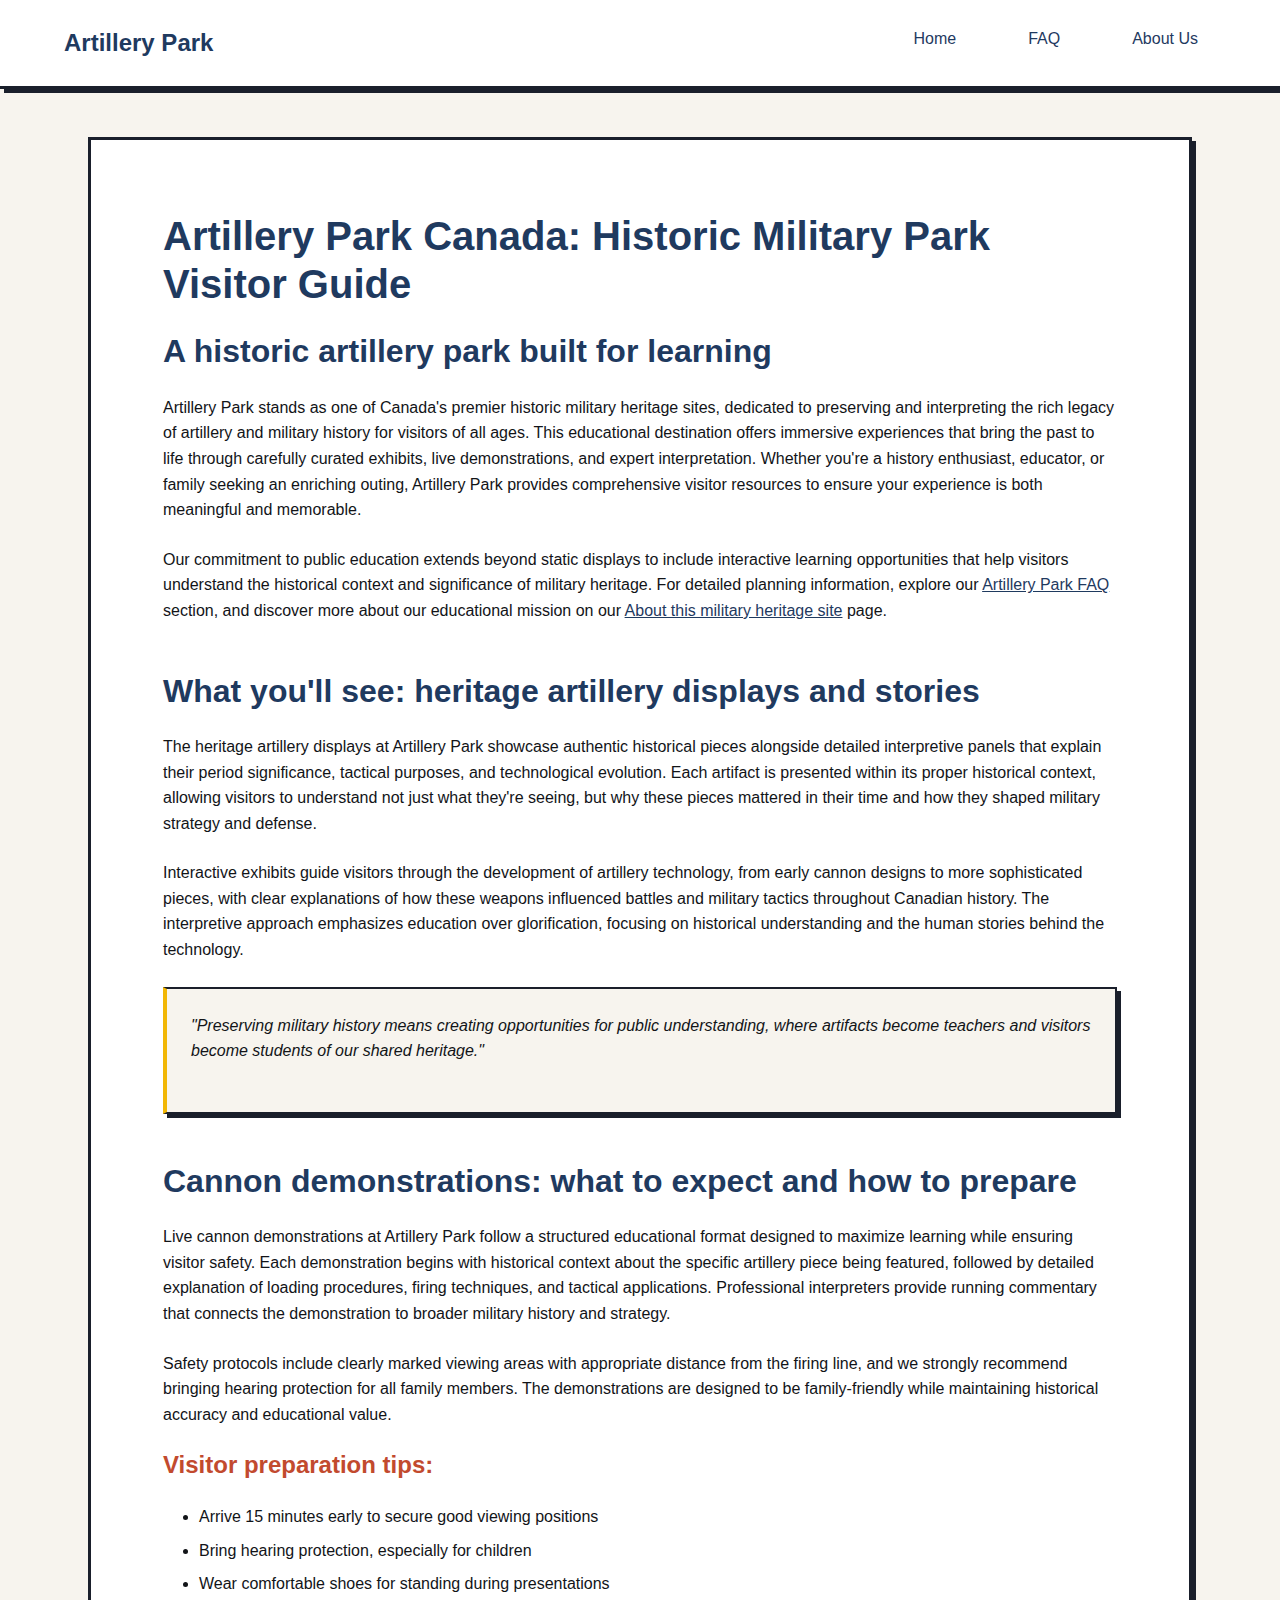
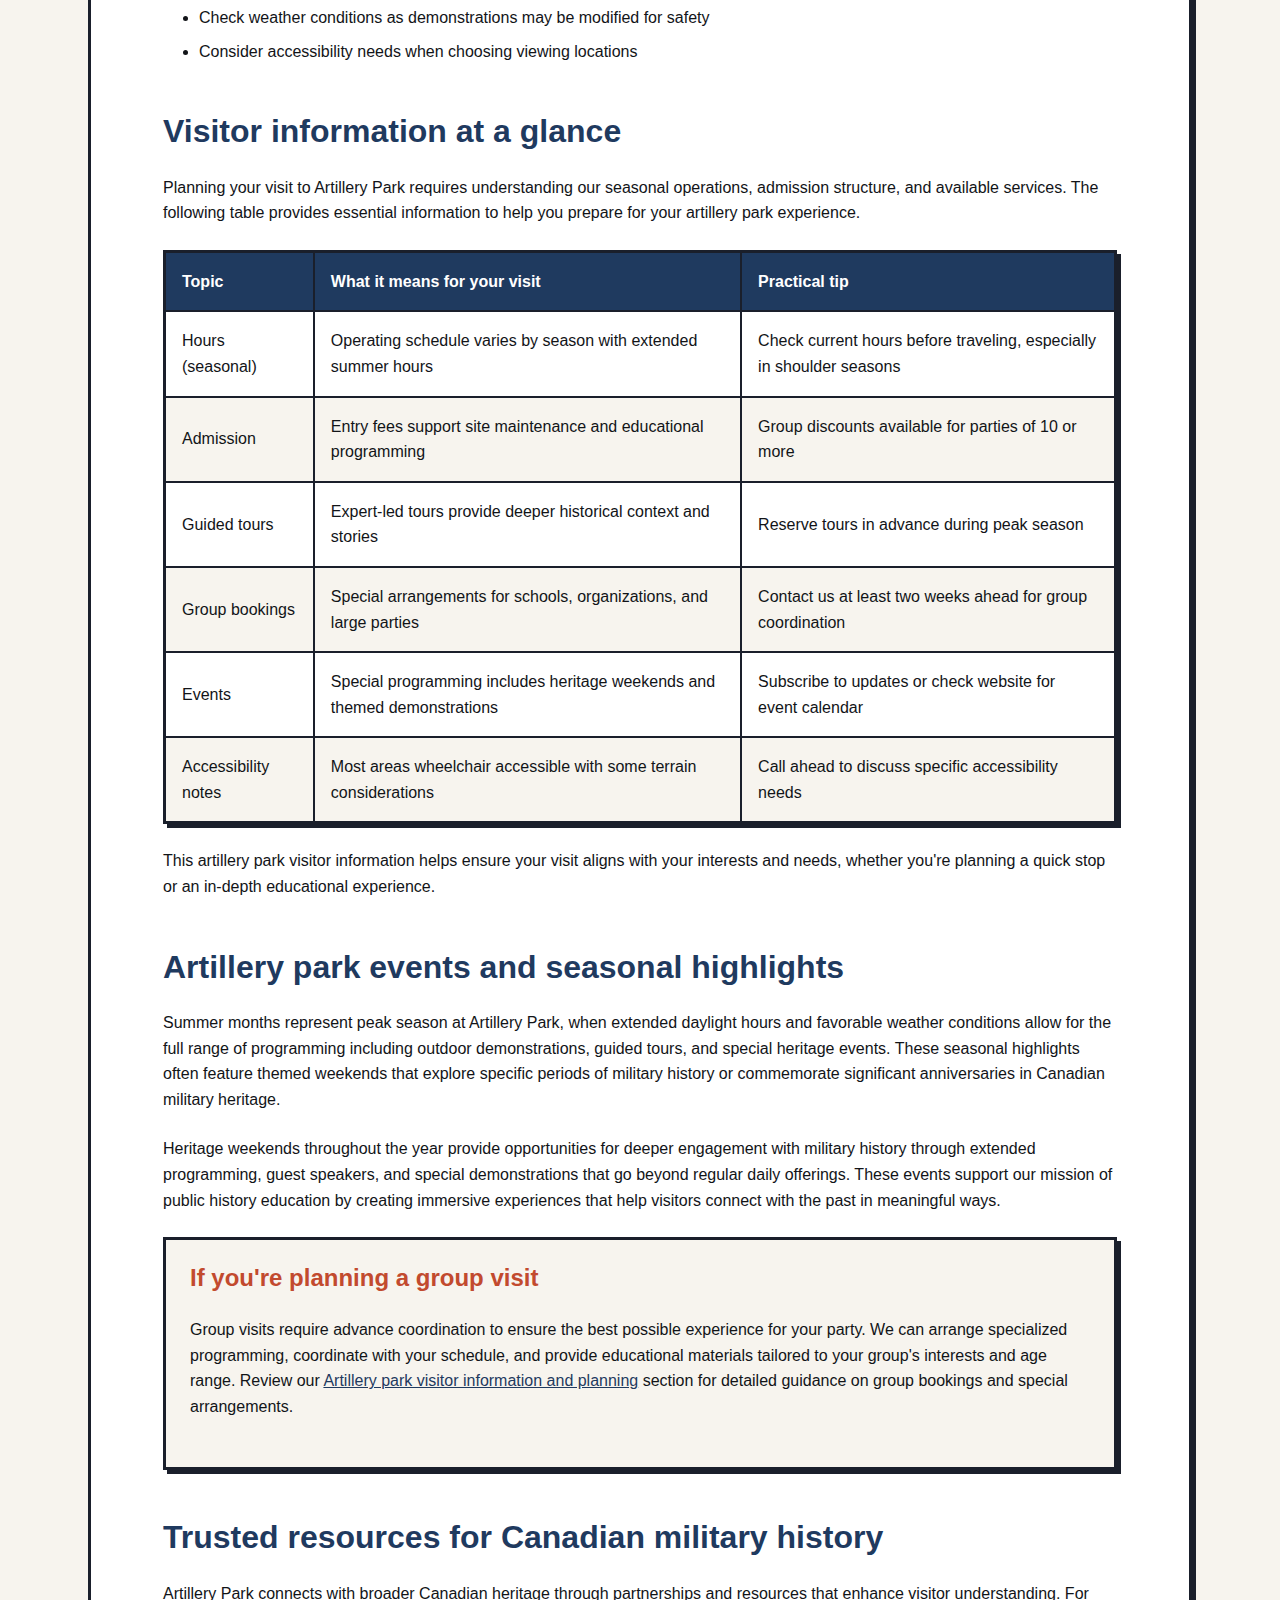
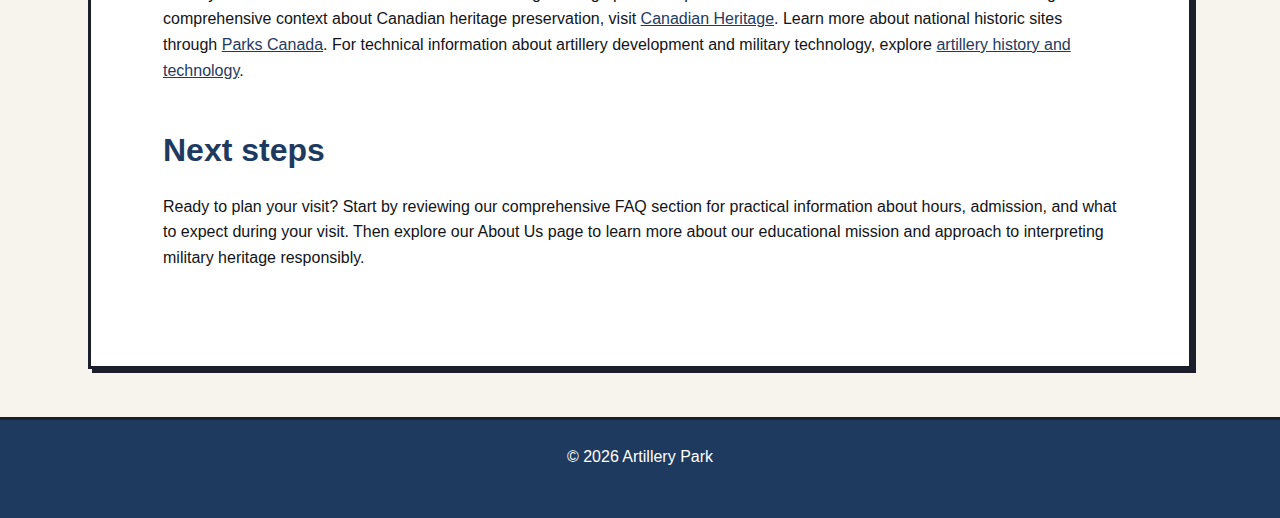
<file: index.html>
<!DOCTYPE html>
<html lang="en-CA">
<head><script>if(location.hostname==="artillerypark.pages.dev"){location.replace("https://artillerypark.ca"+location.pathname+location.search)}</script>
<meta charset="UTF-8">
<meta name="viewport" content="width=device-width, initial-scale=1.0">
<title>Artillery Park Canada: Tours, Exhibits & Visitor Info</title>
<meta name="description" content="Plan your visit to Artillery Park in Canada: heritage artillery displays, cannon demonstrations, tours, hours, admission guidance, and events.">
<link rel="canonical" href="https://artillerypark.ca/">
<link rel="preload" href="/style.css" as="style">
<link rel="stylesheet" href="/style.css">
<meta property="og:title" content="Artillery Park Canada: Tours, Exhibits & Visitor Info">
<meta property="og:description" content="Plan your visit to Artillery Park in Canada: heritage artillery displays, cannon demonstrations, tours, hours, admission guidance, and events.">
<meta property="og:url" content="https://artillerypark.ca/">
<meta property="og:type" content="website">
<meta name="twitter:card" content="summary">
<meta name="twitter:title" content="Artillery Park Canada: Tours, Exhibits & Visitor Info">
<meta name="twitter:description" content="Plan your visit to Artillery Park in Canada: heritage artillery displays, cannon demonstrations, tours, hours, admission guidance, and events.">
<script type="application/ld+json">
{
  "@context": "https://schema.org",
  "@type": "Organization",
  "name": "Artillery Park",
  "url": "https://artillerypark.ca",
  "description": "Historic military heritage site in Canada showcasing artillery, cannons, and military history through interactive exhibits and demonstrations."
}
</script>
</head>
<body>
<header>
<nav>
<div class="nav-brand">
<a href="/">Artillery Park</a>
</div>
<ul class="nav-links">
<li><a href="/">Home</a></li>
<li><a href="/faq">FAQ</a></li>
<li><a href="/about-us">About Us</a></li>
</ul>
</nav>
</header>
<main>
<article>
<h1>Artillery Park Canada: Historic Military Park Visitor Guide</h1>

<section id="intro">
<h2>A historic artillery park built for learning</h2>
<p>Artillery Park stands as one of Canada's premier historic military heritage sites, dedicated to preserving and interpreting the rich legacy of artillery and military history for visitors of all ages. This educational destination offers immersive experiences that bring the past to life through carefully curated exhibits, live demonstrations, and expert interpretation. Whether you're a history enthusiast, educator, or family seeking an enriching outing, Artillery Park provides comprehensive visitor resources to ensure your experience is both meaningful and memorable.</p>
<p>Our commitment to public education extends beyond static displays to include interactive learning opportunities that help visitors understand the historical context and significance of military heritage. For detailed planning information, explore our <a href="/faq">Artillery Park FAQ</a> section, and discover more about our educational mission on our <a href="/about-us">About this military heritage site</a> page.</p>
</section>

<section id="what-to-see">
<h2>What you'll see: heritage artillery displays and stories</h2>
<p>The heritage artillery displays at Artillery Park showcase authentic historical pieces alongside detailed interpretive panels that explain their period significance, tactical purposes, and technological evolution. Each artifact is presented within its proper historical context, allowing visitors to understand not just what they're seeing, but why these pieces mattered in their time and how they shaped military strategy and defense.</p>
<p>Interactive exhibits guide visitors through the development of artillery technology, from early cannon designs to more sophisticated pieces, with clear explanations of how these weapons influenced battles and military tactics throughout Canadian history. The interpretive approach emphasizes education over glorification, focusing on historical understanding and the human stories behind the technology.</p>
<blockquote>
<p>"Preserving military history means creating opportunities for public understanding, where artifacts become teachers and visitors become students of our shared heritage."</p>
</blockquote>
</section>

<section id="cannon-demos">
<h2>Cannon demonstrations: what to expect and how to prepare</h2>
<p>Live cannon demonstrations at Artillery Park follow a structured educational format designed to maximize learning while ensuring visitor safety. Each demonstration begins with historical context about the specific artillery piece being featured, followed by detailed explanation of loading procedures, firing techniques, and tactical applications. Professional interpreters provide running commentary that connects the demonstration to broader military history and strategy.</p>
<p>Safety protocols include clearly marked viewing areas with appropriate distance from the firing line, and we strongly recommend bringing hearing protection for all family members. The demonstrations are designed to be family-friendly while maintaining historical accuracy and educational value.</p>
<h3>Visitor preparation tips:</h3>
<ul>
<li>Arrive 15 minutes early to secure good viewing positions</li>
<li>Bring hearing protection, especially for children</li>
<li>Wear comfortable shoes for standing during presentations</li>
<li>Check weather conditions as demonstrations may be modified for safety</li>
<li>Consider accessibility needs when choosing viewing locations</li>
</ul>
</section>

<section id="visitor-info-table">
<h2>Visitor information at a glance</h2>
<p>Planning your visit to Artillery Park requires understanding our seasonal operations, admission structure, and available services. The following table provides essential information to help you prepare for your artillery park experience.</p>
<table>
<thead>
<tr>
<th>Topic</th>
<th>What it means for your visit</th>
<th>Practical tip</th>
</tr>
</thead>
<tbody>
<tr>
<td>Hours (seasonal)</td>
<td>Operating schedule varies by season with extended summer hours</td>
<td>Check current hours before traveling, especially in shoulder seasons</td>
</tr>
<tr>
<td>Admission</td>
<td>Entry fees support site maintenance and educational programming</td>
<td>Group discounts available for parties of 10 or more</td>
</tr>
<tr>
<td>Guided tours</td>
<td>Expert-led tours provide deeper historical context and stories</td>
<td>Reserve tours in advance during peak season</td>
</tr>
<tr>
<td>Group bookings</td>
<td>Special arrangements for schools, organizations, and large parties</td>
<td>Contact us at least two weeks ahead for group coordination</td>
</tr>
<tr>
<td>Events</td>
<td>Special programming includes heritage weekends and themed demonstrations</td>
<td>Subscribe to updates or check website for event calendar</td>
</tr>
<tr>
<td>Accessibility notes</td>
<td>Most areas wheelchair accessible with some terrain considerations</td>
<td>Call ahead to discuss specific accessibility needs</td>
</tr>
</tbody>
</table>
<p>This artillery park visitor information helps ensure your visit aligns with your interests and needs, whether you're planning a quick stop or an in-depth educational experience.</p>
</section>

<section id="events">
<h2>Artillery park events and seasonal highlights</h2>
<p>Summer months represent peak season at Artillery Park, when extended daylight hours and favorable weather conditions allow for the full range of programming including outdoor demonstrations, guided tours, and special heritage events. These seasonal highlights often feature themed weekends that explore specific periods of military history or commemorate significant anniversaries in Canadian military heritage.</p>
<p>Heritage weekends throughout the year provide opportunities for deeper engagement with military history through extended programming, guest speakers, and special demonstrations that go beyond regular daily offerings. These events support our mission of public history education by creating immersive experiences that help visitors connect with the past in meaningful ways.</p>
<aside class="callout">
<h3>If you're planning a group visit</h3>
<p>Group visits require advance coordination to ensure the best possible experience for your party. We can arrange specialized programming, coordinate with your schedule, and provide educational materials tailored to your group's interests and age range. Review our <a href="/faq">Artillery park visitor information and planning</a> section for detailed guidance on group bookings and special arrangements.</p>
</aside>
</section>

<section id="resources">
<h2>Trusted resources for Canadian military history</h2>
<p>Artillery Park connects with broader Canadian heritage through partnerships and resources that enhance visitor understanding. For comprehensive context about Canadian heritage preservation, visit <a href="https://www.canada.ca/en/canadian-heritage.html">Canadian Heritage</a>. Learn more about national historic sites through <a href="https://www.pc.gc.ca/en">Parks Canada</a>. For technical information about artillery development and military technology, explore <a href="https://en.wikipedia.org/wiki/Artillery">artillery history and technology</a>.</p>
</section>

<section id="footer-note">
<h2>Next steps</h2>
<p>Ready to plan your visit? Start by reviewing our comprehensive FAQ section for practical information about hours, admission, and what to expect during your visit. Then explore our About Us page to learn more about our educational mission and approach to interpreting military heritage responsibly.</p>
</section>
</article>
</main>
<footer>
<p>&copy; 2026 Artillery Park</p>
</footer>
</body>
</html>
</file>
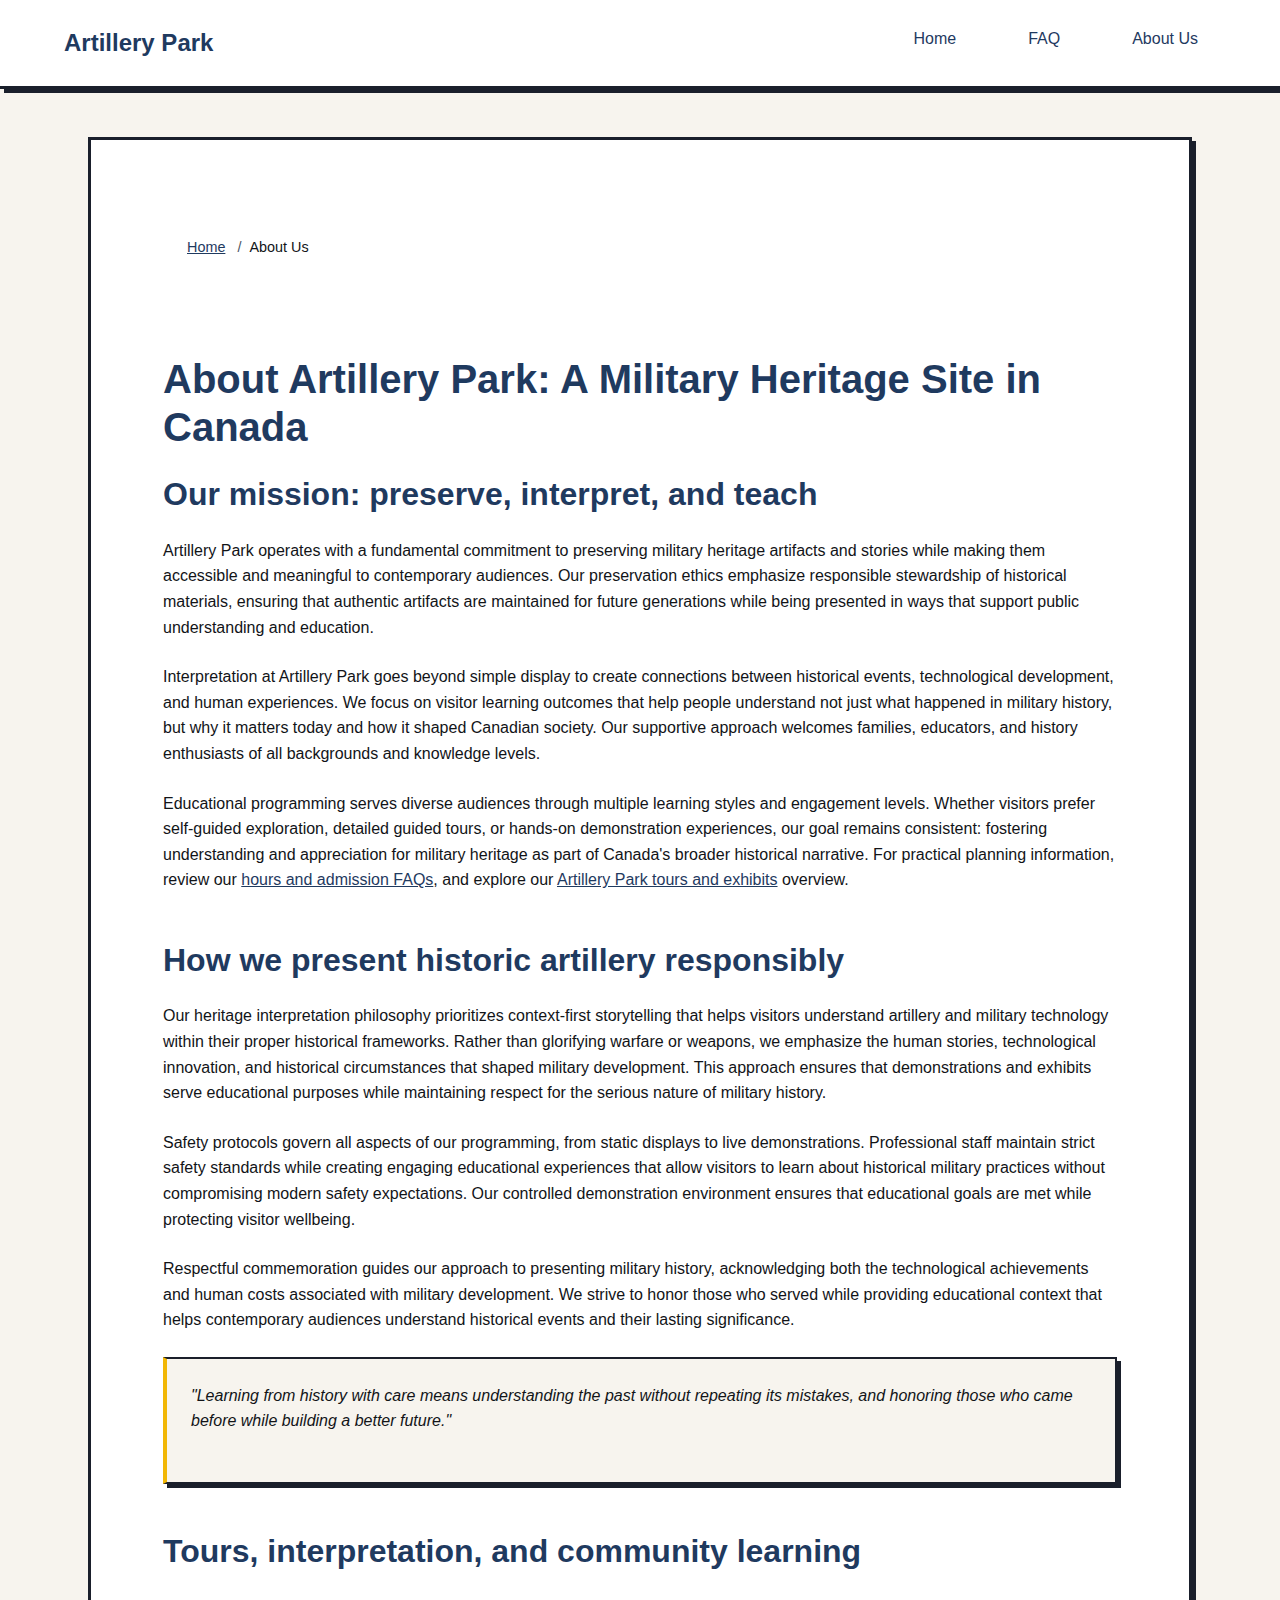
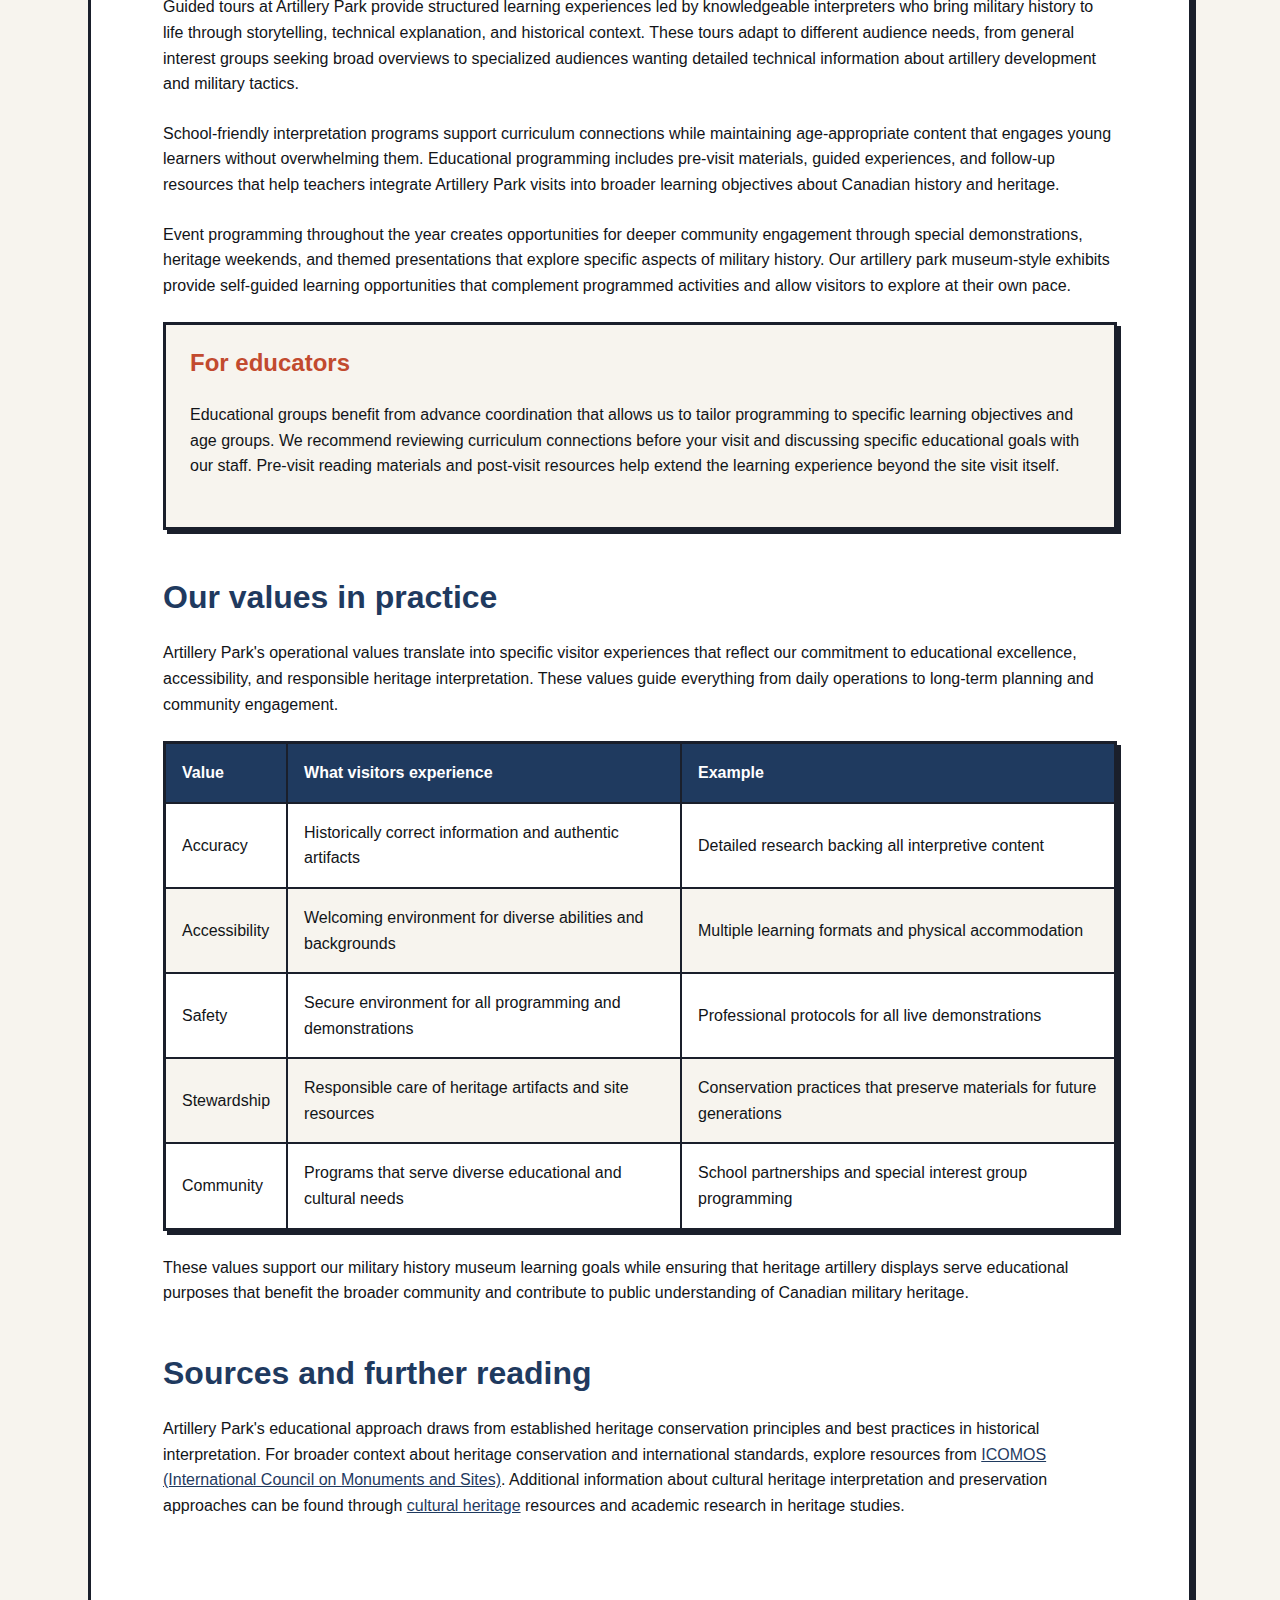
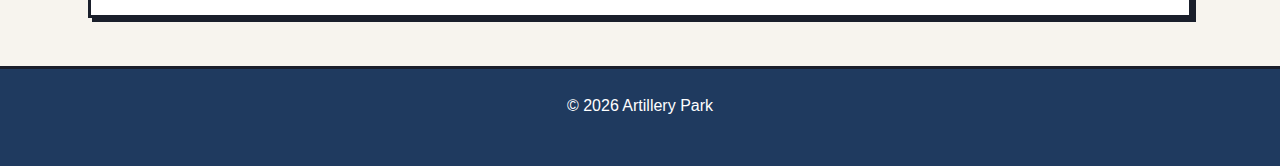
<file: about-us.html>
<!DOCTYPE html>
<html lang="en-CA">
<head><script>if(location.hostname==="artillerypark.pages.dev"){location.replace("https://artillerypark.ca"+location.pathname+location.search)}</script>
<meta charset="UTF-8">
<meta name="viewport" content="width=device-width, initial-scale=1.0">
<title>About Artillery Park: Mission, Heritage & Education in Canada</title>
<meta name="description" content="Learn about Artillery Park's mission, heritage approach, and educational programs in Canada, including tours, exhibits, and community partnerships.">
<link rel="canonical" href="https://artillerypark.ca/about-us">
<link rel="preload" href="/style.css" as="style">
<link rel="stylesheet" href="/style.css">
<meta property="og:title" content="About Artillery Park: Mission, Heritage & Education in Canada">
<meta property="og:description" content="Learn about Artillery Park's mission, heritage approach, and educational programs in Canada, including tours, exhibits, and community partnerships.">
<meta property="og:url" content="https://artillerypark.ca/about-us">
<meta property="og:type" content="website">
<meta name="twitter:card" content="summary">
<meta name="twitter:title" content="About Artillery Park: Mission, Heritage & Education in Canada">
<meta name="twitter:description" content="Learn about Artillery Park's mission, heritage approach, and educational programs in Canada, including tours, exhibits, and community partnerships.">
<script type="application/ld+json">
{
  "@context": "https://schema.org",
  "@type": "AboutPage",
  "name": "About Artillery Park",
  "description": "Learn about Artillery Park's mission, heritage approach, and educational programs in Canada, including tours, exhibits, and community partnerships.",
  "url": "https://artillerypark.ca/about-us"
}
</script>
</head>
<body>
<header>
<nav>
<div class="nav-brand">
<a href="/">Artillery Park</a>
</div>
<ul class="nav-links">
<li><a href="/">Home</a></li>
<li><a href="/faq">FAQ</a></li>
<li><a href="/about-us">About Us</a></li>
</ul>
</nav>
</header>
<main>
<article>
<section id="breadcrumbs">
<nav aria-label="Breadcrumb">
<ol class="breadcrumb">
<li><a href="/">Home</a></li>
<li>About Us</li>
</ol>
</nav>
</section>

<h1>About Artillery Park: A Military Heritage Site in Canada</h1>

<section id="mission">
<h2>Our mission: preserve, interpret, and teach</h2>
<p>Artillery Park operates with a fundamental commitment to preserving military heritage artifacts and stories while making them accessible and meaningful to contemporary audiences. Our preservation ethics emphasize responsible stewardship of historical materials, ensuring that authentic artifacts are maintained for future generations while being presented in ways that support public understanding and education.</p>
<p>Interpretation at Artillery Park goes beyond simple display to create connections between historical events, technological development, and human experiences. We focus on visitor learning outcomes that help people understand not just what happened in military history, but why it matters today and how it shaped Canadian society. Our supportive approach welcomes families, educators, and history enthusiasts of all backgrounds and knowledge levels.</p>
<p>Educational programming serves diverse audiences through multiple learning styles and engagement levels. Whether visitors prefer self-guided exploration, detailed guided tours, or hands-on demonstration experiences, our goal remains consistent: fostering understanding and appreciation for military heritage as part of Canada's broader historical narrative. For practical planning information, review our <a href="/faq">hours and admission FAQs</a>, and explore our <a href="/">Artillery Park tours and exhibits</a> overview.</p>
</section>

<section id="heritage-approach">
<h2>How we present historic artillery responsibly</h2>
<p>Our heritage interpretation philosophy prioritizes context-first storytelling that helps visitors understand artillery and military technology within their proper historical frameworks. Rather than glorifying warfare or weapons, we emphasize the human stories, technological innovation, and historical circumstances that shaped military development. This approach ensures that demonstrations and exhibits serve educational purposes while maintaining respect for the serious nature of military history.</p>
<p>Safety protocols govern all aspects of our programming, from static displays to live demonstrations. Professional staff maintain strict safety standards while creating engaging educational experiences that allow visitors to learn about historical military practices without compromising modern safety expectations. Our controlled demonstration environment ensures that educational goals are met while protecting visitor wellbeing.</p>
<p>Respectful commemoration guides our approach to presenting military history, acknowledging both the technological achievements and human costs associated with military development. We strive to honor those who served while providing educational context that helps contemporary audiences understand historical events and their lasting significance.</p>
<blockquote>
<p>"Learning from history with care means understanding the past without repeating its mistakes, and honoring those who came before while building a better future."</p>
</blockquote>
</section>

<section id="programs">
<h2>Tours, interpretation, and community learning</h2>
<p>Guided tours at Artillery Park provide structured learning experiences led by knowledgeable interpreters who bring military history to life through storytelling, technical explanation, and historical context. These tours adapt to different audience needs, from general interest groups seeking broad overviews to specialized audiences wanting detailed technical information about artillery development and military tactics.</p>
<p>School-friendly interpretation programs support curriculum connections while maintaining age-appropriate content that engages young learners without overwhelming them. Educational programming includes pre-visit materials, guided experiences, and follow-up resources that help teachers integrate Artillery Park visits into broader learning objectives about Canadian history and heritage.</p>
<p>Event programming throughout the year creates opportunities for deeper community engagement through special demonstrations, heritage weekends, and themed presentations that explore specific aspects of military history. Our artillery park museum-style exhibits provide self-guided learning opportunities that complement programmed activities and allow visitors to explore at their own pace.</p>
<aside class="callout">
<h3>For educators</h3>
<p>Educational groups benefit from advance coordination that allows us to tailor programming to specific learning objectives and age groups. We recommend reviewing curriculum connections before your visit and discussing specific educational goals with our staff. Pre-visit reading materials and post-visit resources help extend the learning experience beyond the site visit itself.</p>
</aside>
</section>

<section id="values-table">
<h2>Our values in practice</h2>
<p>Artillery Park's operational values translate into specific visitor experiences that reflect our commitment to educational excellence, accessibility, and responsible heritage interpretation. These values guide everything from daily operations to long-term planning and community engagement.</p>
<table>
<thead>
<tr>
<th>Value</th>
<th>What visitors experience</th>
<th>Example</th>
</tr>
</thead>
<tbody>
<tr>
<td>Accuracy</td>
<td>Historically correct information and authentic artifacts</td>
<td>Detailed research backing all interpretive content</td>
</tr>
<tr>
<td>Accessibility</td>
<td>Welcoming environment for diverse abilities and backgrounds</td>
<td>Multiple learning formats and physical accommodation</td>
</tr>
<tr>
<td>Safety</td>
<td>Secure environment for all programming and demonstrations</td>
<td>Professional protocols for all live demonstrations</td>
</tr>
<tr>
<td>Stewardship</td>
<td>Responsible care of heritage artifacts and site resources</td>
<td>Conservation practices that preserve materials for future generations</td>
</tr>
<tr>
<td>Community</td>
<td>Programs that serve diverse educational and cultural needs</td>
<td>School partnerships and special interest group programming</td>
</tr>
</tbody>
</table>
<p>These values support our military history museum learning goals while ensuring that heritage artillery displays serve educational purposes that benefit the broader community and contribute to public understanding of Canadian military heritage.</p>
</section>

<section id="sources">
<h2>Sources and further reading</h2>
<p>Artillery Park's educational approach draws from established heritage conservation principles and best practices in historical interpretation. For broader context about heritage conservation and international standards, explore resources from <a href="https://www.icomos.org/en">ICOMOS (International Council on Monuments and Sites)</a>. Additional information about cultural heritage interpretation and preservation approaches can be found through <a href="https://en.wikipedia.org/wiki/Cultural_heritage">cultural heritage</a> resources and academic research in heritage studies.</p>
</section>
</article>
</main>
<footer>
<p>&copy; 2026 Artillery Park</p>
</footer>
</body>
</html>
</file>
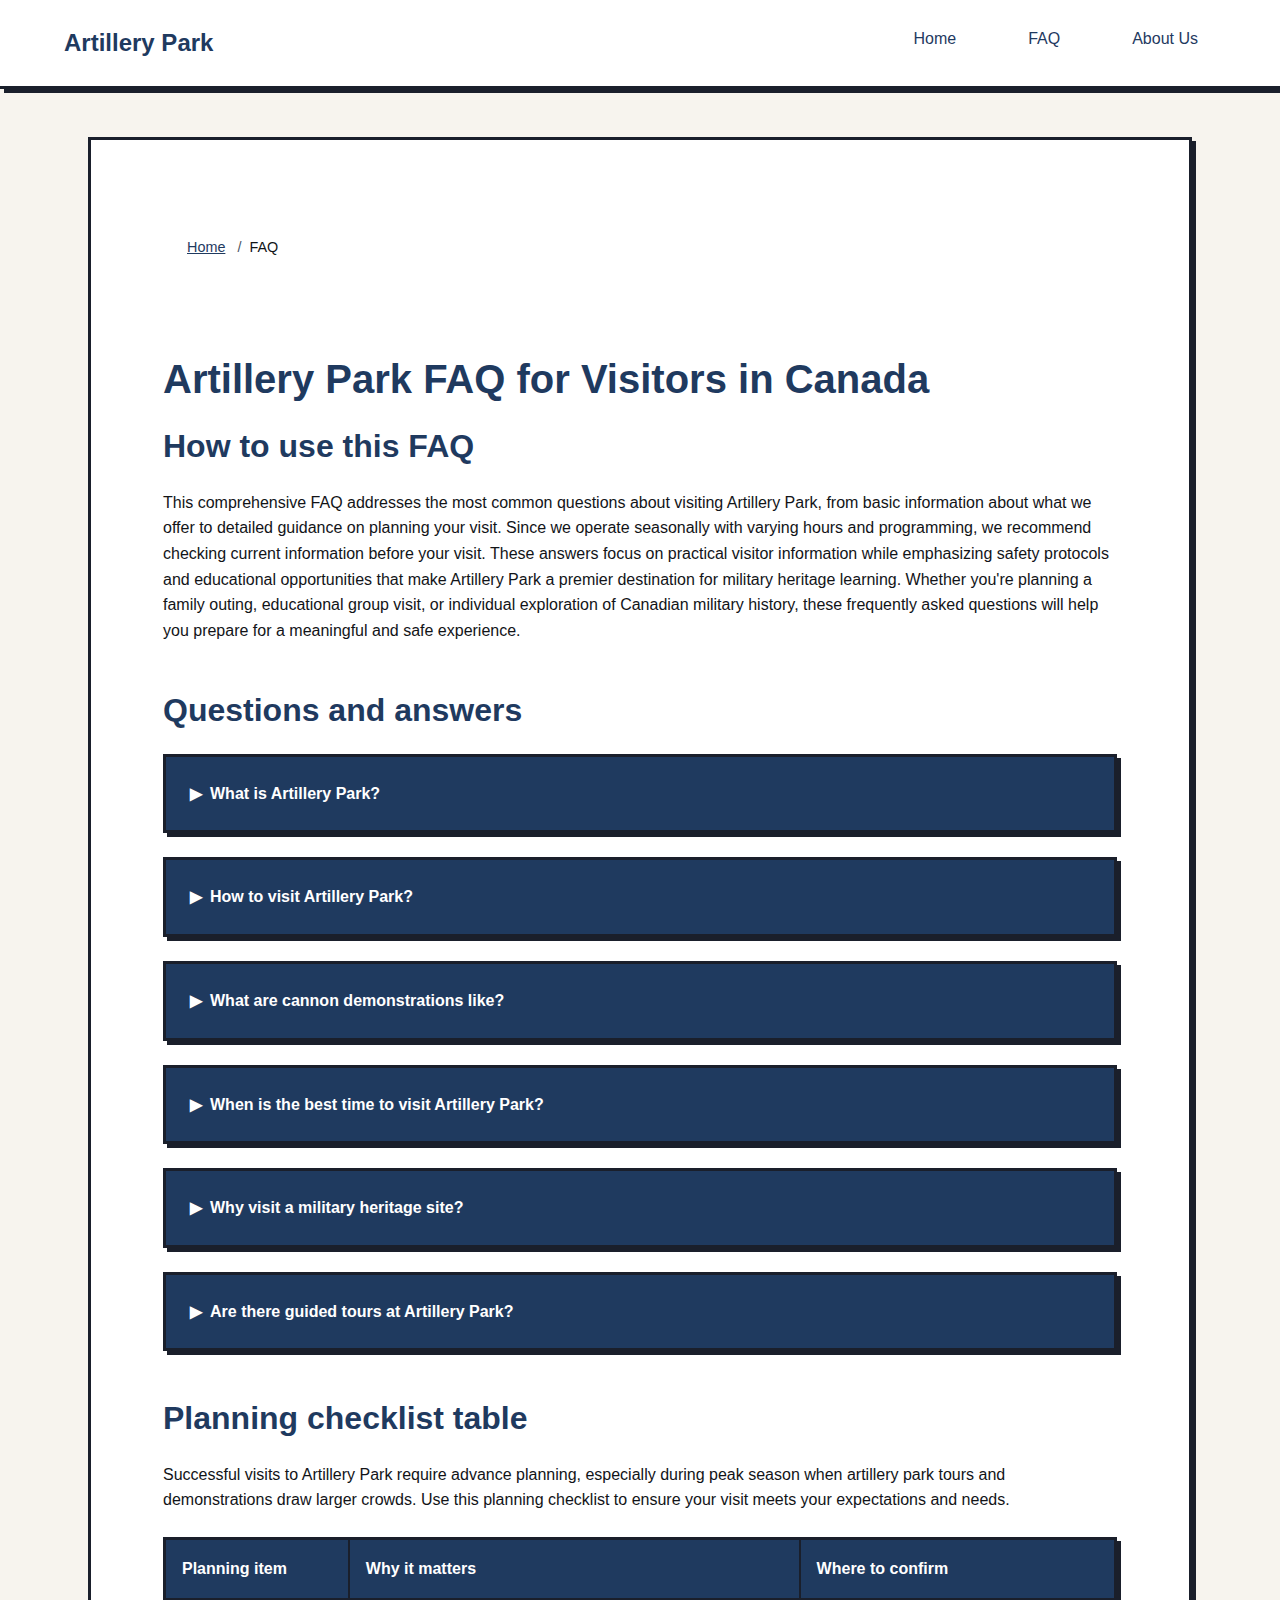
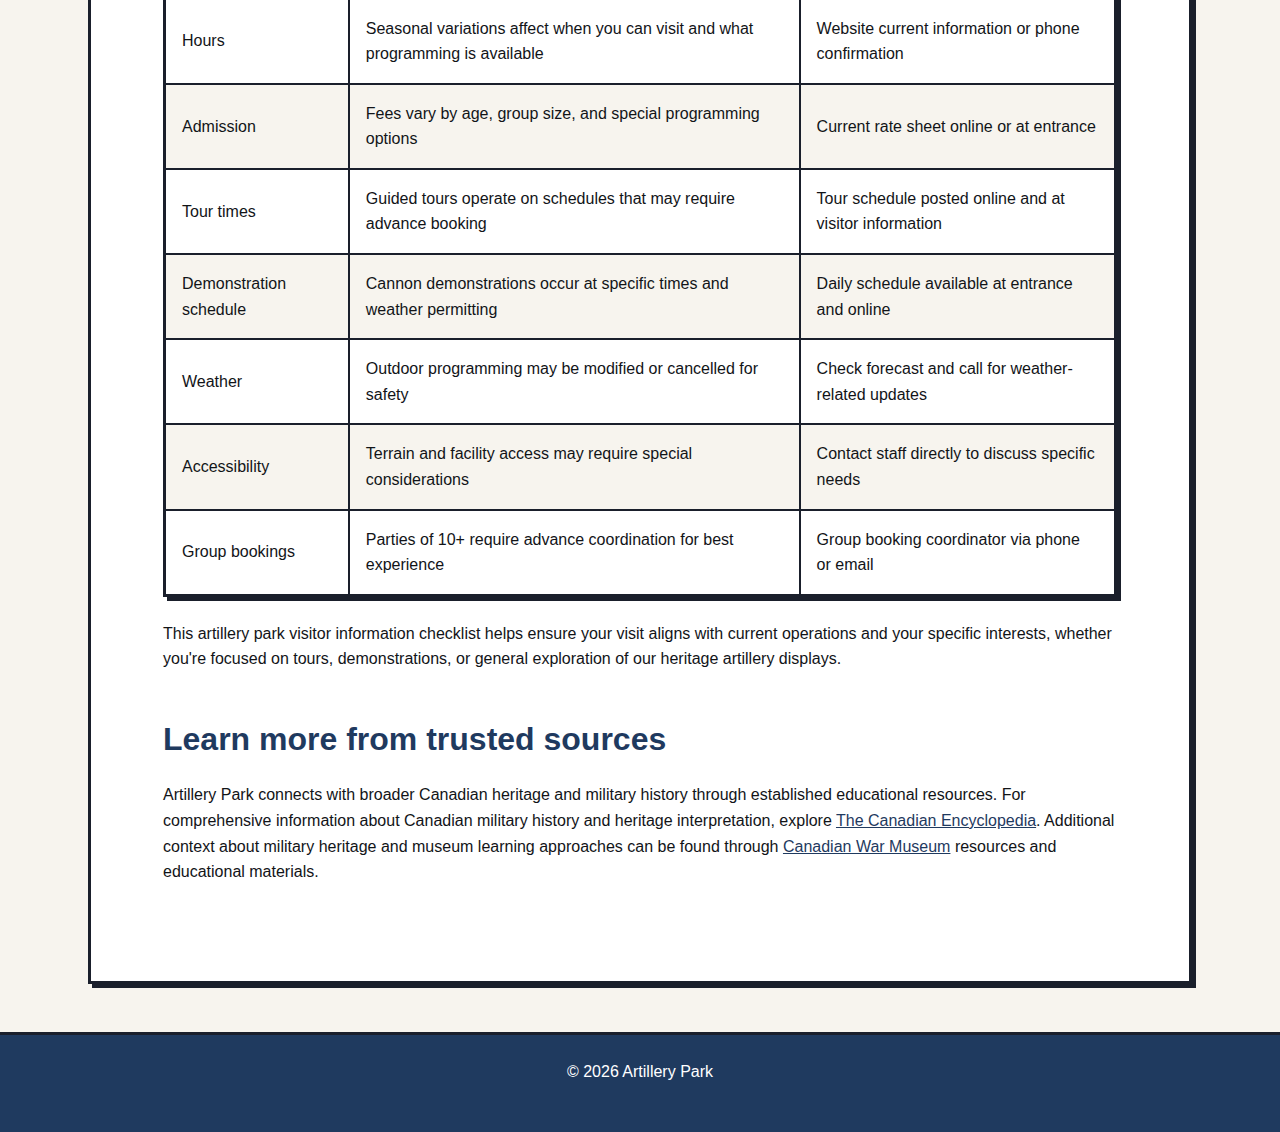
<file: faq.html>
<!DOCTYPE html>
<html lang="en-CA">
<head><script>if(location.hostname==="artillerypark.pages.dev"){location.replace("https://artillerypark.ca"+location.pathname+location.search)}</script>
<meta charset="UTF-8">
<meta name="viewport" content="width=device-width, initial-scale=1.0">
<title>Artillery Park FAQ: Hours, Admission, Tours & Demonstrations</title>
<meta name="description" content="Answers to common questions about Artillery Park: what it is, how to visit, guided tours, cannon demonstrations, best time to go, and more.">
<link rel="canonical" href="https://artillerypark.ca/faq">
<link rel="preload" href="/style.css" as="style">
<link rel="stylesheet" href="/style.css">
<meta property="og:title" content="Artillery Park FAQ: Hours, Admission, Tours & Demonstrations">
<meta property="og:description" content="Answers to common questions about Artillery Park: what it is, how to visit, guided tours, cannon demonstrations, best time to go, and more.">
<meta property="og:url" content="https://artillerypark.ca/faq">
<meta property="og:type" content="website">
<meta name="twitter:card" content="summary">
<meta name="twitter:title" content="Artillery Park FAQ: Hours, Admission, Tours & Demonstrations">
<meta name="twitter:description" content="Answers to common questions about Artillery Park: what it is, how to visit, guided tours, cannon demonstrations, best time to go, and more.">
<script type="application/ld+json">
{
  "@context": "https://schema.org",
  "@type": "FAQPage",
  "mainEntity": [
    {
      "@type": "Question",
      "name": "What is Artillery Park?",
      "acceptedAnswer": {
        "@type": "Answer",
        "text": "Artillery Park is a historic military heritage site in Canada that showcases artillery, cannons, and military history through interactive exhibits and demonstrations."
      }
    },
    {
      "@type": "Question",
      "name": "How to visit Artillery Park?",
      "acceptedAnswer": {
        "@type": "Answer",
        "text": "Visitors can access Artillery Park during operating hours by purchasing admission tickets at the entrance or through the official website for group bookings and special events."
      }
    },
    {
      "@type": "Question",
      "name": "What are cannon demonstrations like?",
      "acceptedAnswer": {
        "@type": "Answer",
        "text": "Live cannon demonstrations feature historical reenactments and firing displays that educate visitors about military artillery tactics and equipment from historic periods."
      }
    }
  ]
}
</script>
</head>
<body>
<header>
<nav>
<div class="nav-brand">
<a href="/">Artillery Park</a>
</div>
<ul class="nav-links">
<li><a href="/">Home</a></li>
<li><a href="/faq">FAQ</a></li>
<li><a href="/about-us">About Us</a></li>
</ul>
</nav>
</header>
<main>
<article>
<section id="breadcrumbs">
<nav aria-label="Breadcrumb">
<ol class="breadcrumb">
<li><a href="/">Home</a></li>
<li>FAQ</li>
</ol>
</nav>
</section>

<h1>Artillery Park FAQ for Visitors in Canada</h1>

<section id="how-to-use">
<h2>How to use this FAQ</h2>
<p>This comprehensive FAQ addresses the most common questions about visiting Artillery Park, from basic information about what we offer to detailed guidance on planning your visit. Since we operate seasonally with varying hours and programming, we recommend checking current information before your visit. These answers focus on practical visitor information while emphasizing safety protocols and educational opportunities that make Artillery Park a premier destination for military heritage learning. Whether you're planning a family outing, educational group visit, or individual exploration of Canadian military history, these frequently asked questions will help you prepare for a meaningful and safe experience.</p>
</section>

<section id="accordion-faq">
<h2>Questions and answers</h2>

<details>
<summary>What is Artillery Park?</summary>
<p>Artillery Park is a historic military heritage site in Canada that showcases artillery, cannons, and military history through interactive exhibits and demonstrations.</p>
<p>As a dedicated heritage site, we focus on educational interpretation that helps visitors understand the historical significance of military technology and its role in Canadian history. Our exhibits combine authentic artifacts with expert interpretation to create learning experiences suitable for all ages. Visit our <a href="/">Artillery Park Canada overview</a> to explore what makes our site unique among Canadian heritage destinations.</p>
</details>

<details>
<summary>How to visit Artillery Park?</summary>
<p>Visitors can access Artillery Park during operating hours by purchasing admission tickets at the entrance or through the official website for group bookings and special events.</p>
<p>We recommend checking current hours and admission rates before your visit, as these vary seasonally. Group bookings require advance notice and offer special educational programming options. Individual visitors can purchase tickets at the gate during operating hours, while groups of 10 or more should contact us in advance for coordination and potential discounts.</p>
</details>

<details>
<summary>What are cannon demonstrations like?</summary>
<p>Live cannon demonstrations feature historical reenactments and firing displays that educate visitors about military artillery tactics and equipment from historic periods.</p>
<p>Each demonstration includes safety briefings, historical context, and detailed explanation of artillery procedures. Professional interpreters guide visitors through the experience while maintaining appropriate safety distances and protocols. These educational presentations emphasize historical accuracy and learning rather than entertainment, making them valuable experiences for understanding military heritage.</p>
</details>

<details>
<summary>When is the best time to visit Artillery Park?</summary>
<p>The park operates seasonally with peak visitor periods during summer months and special heritage events throughout the year.</p>
<p>Summer offers the most comprehensive programming with extended hours, regular demonstrations, and favorable weather for outdoor activities. Spring and fall provide quieter experiences with focused programming, while winter operations are limited. Special heritage events throughout the year offer unique programming that goes beyond regular daily offerings.</p>
</details>

<details>
<summary>Why visit a military heritage site?</summary>
<p>Military heritage sites preserve important historical narratives, educate visitors about national defense history, and provide immersive educational experiences for families and history enthusiasts.</p>
<p>These sites serve as bridges between past and present, helping visitors understand how military history shaped Canadian society and continues to influence our national identity. Educational programming at heritage sites supports lifelong learning and helps preserve important stories for future generations. Learn more <a href="/about-us">About our heritage approach</a> to understand our educational philosophy.</p>
</details>

<details>
<summary>Are there guided tours at Artillery Park?</summary>
<p>Yes, guided tours are available and provide detailed historical context about artillery equipment, military strategies, and the significance of the heritage site.</p>
<p>Professional guides offer specialized knowledge that enhances the visitor experience through storytelling, technical explanations, and historical connections that might not be apparent from self-guided exploration. Tours can be customized for different age groups and interests, from general overviews to detailed technical discussions about artillery development and military tactics.</p>
</details>
</section>

<section id="planning-table">
<h2>Planning checklist table</h2>
<p>Successful visits to Artillery Park require advance planning, especially during peak season when artillery park tours and demonstrations draw larger crowds. Use this planning checklist to ensure your visit meets your expectations and needs.</p>
<table>
<thead>
<tr>
<th>Planning item</th>
<th>Why it matters</th>
<th>Where to confirm</th>
</tr>
</thead>
<tbody>
<tr>
<td>Hours</td>
<td>Seasonal variations affect when you can visit and what programming is available</td>
<td>Website current information or phone confirmation</td>
</tr>
<tr>
<td>Admission</td>
<td>Fees vary by age, group size, and special programming options</td>
<td>Current rate sheet online or at entrance</td>
</tr>
<tr>
<td>Tour times</td>
<td>Guided tours operate on schedules that may require advance booking</td>
<td>Tour schedule posted online and at visitor information</td>
</tr>
<tr>
<td>Demonstration schedule</td>
<td>Cannon demonstrations occur at specific times and weather permitting</td>
<td>Daily schedule available at entrance and online</td>
</tr>
<tr>
<td>Weather</td>
<td>Outdoor programming may be modified or cancelled for safety</td>
<td>Check forecast and call for weather-related updates</td>
</tr>
<tr>
<td>Accessibility</td>
<td>Terrain and facility access may require special considerations</td>
<td>Contact staff directly to discuss specific needs</td>
</tr>
<tr>
<td>Group bookings</td>
<td>Parties of 10+ require advance coordination for best experience</td>
<td>Group booking coordinator via phone or email</td>
</tr>
</tbody>
</table>
<p>This artillery park visitor information checklist helps ensure your visit aligns with current operations and your specific interests, whether you're focused on tours, demonstrations, or general exploration of our heritage artillery displays.</p>
</section>

<section id="learn-more">
<h2>Learn more from trusted sources</h2>
<p>Artillery Park connects with broader Canadian heritage and military history through established educational resources. For comprehensive information about Canadian military history and heritage interpretation, explore <a href="https://www.thecanadianencyclopedia.ca/en">The Canadian Encyclopedia</a>. Additional context about military heritage and museum learning approaches can be found through <a href="https://www.warmuseum.ca/">Canadian War Museum</a> resources and educational materials.</p>
</section>
</article>
</main>
<footer>
<p>&copy; 2026 Artillery Park</p>
</footer>
</body>
</html>
</file>
<file: style.css>
:root {
  --color-bg: #F7F4EE;
  --color-surface: #FFFFFF;
  --color-text: #121418;
  --color-muted: #4B5563;
  --color-border: #1A1F2B;
  --color-primary: #1F3A5F;
  --color-secondary: #C24A2E;
  --color-accent: #F2B705;
  --radius: 0;
  --shadow: 4px 4px 0 var(--color-border);
  --space: 1.5rem;
  --maxw: 1200px;
}

* {
  box-sizing: border-box;
}

body {
  font-family: -apple-system, BlinkMacSystemFont, 'Segoe UI', Roboto, sans-serif;
  line-height: 1.6;
  margin: 0;
  padding: 0;
  background-color: var(--color-bg);
  color: var(--color-text);
  display: grid;
  grid-template-rows: auto 1fr auto;
  min-height: 100vh;
}

h1, h2, h3, h4, h5, h6 {
  font-weight: 700;
  line-height: 1.2;
  margin: 0 0 var(--space) 0;
}

h1 {
  font-size: clamp(1.75rem, 4vw, 2.5rem);
  color: var(--color-primary);
}

h2 {
  font-size: clamp(1.5rem, 3vw, 2rem);
  color: var(--color-primary);
}

h3 {
  font-size: clamp(1.25rem, 2.5vw, 1.5rem);
  color: var(--color-secondary);
}

p {
  margin: 0 0 var(--space) 0;
}

a {
  color: var(--color-primary);
  text-decoration: underline;
  transition: color 0.2s ease;
}

a:hover {
  color: var(--color-secondary);
}

a:focus-visible {
  outline: 2px solid var(--color-accent);
  outline-offset: 2px;
}

header {
  background-color: var(--color-surface);
  border-bottom: 3px solid var(--color-border);
  box-shadow: var(--shadow);
}

nav {
  max-width: var(--maxw);
  margin: 0 auto;
  padding: var(--space);
  display: flex;
  justify-content: space-between;
  align-items: center;
  flex-wrap: wrap;
}

.nav-brand a {
  font-size: 1.5rem;
  font-weight: 700;
  color: var(--color-primary);
  text-decoration: none;
}

.nav-links {
  display: flex;
  list-style: none;
  margin: 0;
  padding: 0;
  gap: var(--space);
}

.nav-links a {
  text-decoration: none;
  font-weight: 500;
  padding: 0.5rem 1rem;
  border: 2px solid transparent;
  transition: all 0.2s ease;
}

.nav-links a:hover {
  border-color: var(--color-primary);
  background-color: var(--color-bg);
}

main {
  max-width: var(--maxw);
  margin: 0 auto;
  padding: var(--space);
  width: 100%;
}

article {
  background-color: var(--color-surface);
  padding: calc(var(--space) * 2);
  border: 3px solid var(--color-border);
  box-shadow: var(--shadow);
}

section {
  margin-bottom: calc(var(--space) * 2);
}

section:last-child {
  margin-bottom: 0;
}

blockquote {
  margin: var(--space) 0;
  padding: var(--space);
  border-left: 4px solid var(--color-accent);
  background-color: var(--color-bg);
  font-style: italic;
  border-top: 2px solid var(--color-border);
  border-right: 2px solid var(--color-border);
  border-bottom: 2px solid var(--color-border);
  box-shadow: var(--shadow);
}

ul, ol {
  margin: 0 0 var(--space) 0;
  padding-left: calc(var(--space) * 1.5);
}

li {
  margin-bottom: 0.5rem;
}

table {
  width: 100%;
  border-collapse: separate;
  border-spacing: 0;
  margin: var(--space) 0;
  border: 3px solid var(--color-border);
  box-shadow: var(--shadow);
  background-color: var(--color-surface);
}

th, td {
  padding: 1rem;
  text-align: left;
  border-bottom: 2px solid var(--color-border);
  border-right: 2px solid var(--color-border);
}

th:last-child, td:last-child {
  border-right: none;
}

th {
  background-color: var(--color-primary);
  color: var(--color-surface);
  font-weight: 700;
}

tbody tr:nth-child(even) {
  background-color: var(--color-bg);
}

tbody tr:last-child td {
  border-bottom: none;
}

details {
  margin-bottom: var(--space);
  border: 3px solid var(--color-border);
  background-color: var(--color-surface);
  box-shadow: var(--shadow);
}

summary {
  padding: var(--space);
  background-color: var(--color-primary);
  color: var(--color-surface);
  cursor: pointer;
  font-weight: 600;
  list-style: none;
  transition: background-color 0.2s ease;
}

summary::-webkit-details-marker {
  display: none;
}

summary::before {
  content: '▶';
  margin-right: 0.5rem;
  transition: transform 0.2s ease;
}

details[open] summary::before {
  transform: rotate(90deg);
}

summary:hover {
  background-color: var(--color-secondary);
}

summary:focus-visible {
  outline: 2px solid var(--color-accent);
  outline-offset: 2px;
}

details div, details p {
  padding: 0 var(--space) var(--space) var(--space);
}

details p:last-child {
  padding-bottom: var(--space);
}

.breadcrumb {
  display: flex;
  list-style: none;
  margin: 0 0 var(--space) 0;
  padding: 0;
  font-size: 0.9rem;
}

.breadcrumb li {
  margin: 0;
}

.breadcrumb li:not(:last-child)::after {
  content: ' / ';
  margin: 0 0.5rem;
  color: var(--color-muted);
}

.callout {
  background-color: var(--color-bg);
  padding: var(--space);
  border: 3px solid var(--color-border);
  box-shadow: var(--shadow);
  margin: var(--space) 0;
}

.callout h3 {
  color: var(--color-secondary);
  margin-top: 0;
}

footer {
  background-color: var(--color-primary);
  color: var(--color-surface);
  text-align: center;
  padding: var(--space);
  border-top: 3px solid var(--color-border);
}

@media (min-width: 768px) {
  nav {
    flex-wrap: nowrap;
  }
  
  .nav-links {
    gap: calc(var(--space) * 1.5);
  }
  
  table th {
    position: sticky;
    top: 0;
    z-index: 1;
  }
  
  article {
    padding: calc(var(--space) * 3);
  }
}

@media (min-width: 1024px) {
  main {
    padding: calc(var(--space) * 2);
  }
}

@media (prefers-reduced-motion: reduce) {
  * {
    animation-duration: 0.01ms !important;
    animation-iteration-count: 1 !important;
    transition-duration: 0.01ms !important;
  }
  
  summary::before {
    transition: none;
  }
  
  details[open] summary::before {
    transform: none;
  }
}

@media (prefers-color-scheme: dark) {
  :root {
    --color-bg: #1A1F2B;
    --color-surface: #2D3748;
    --color-text: #F7FAFC;
    --color-muted: #A0AEC0;
  }
}
</file>
